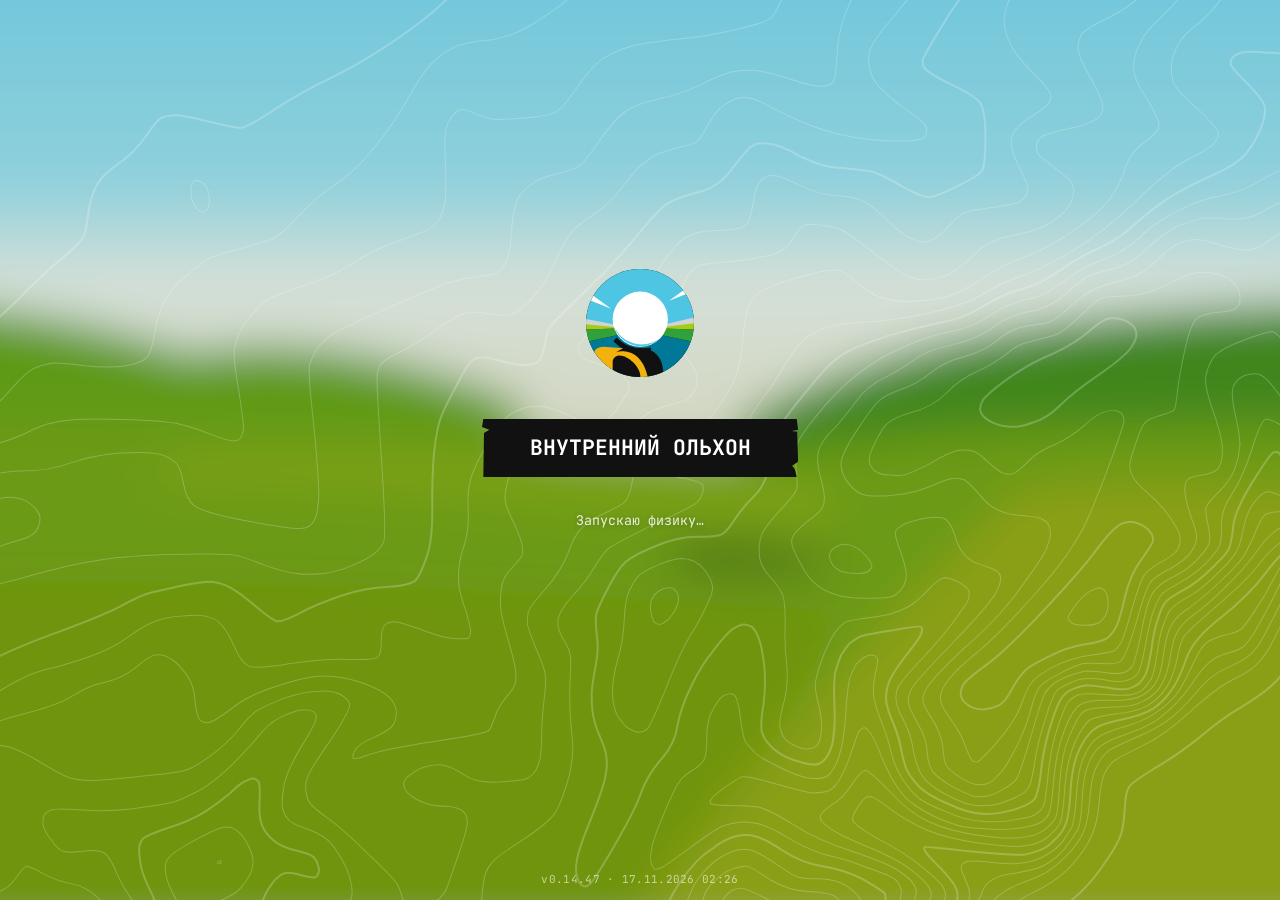
<file: index.html>
<!DOCTYPE html>
<html lang="ru">
  <head>
    <meta charset="UTF-8" />
    <meta name="viewport" content="width=device-width, initial-scale=1.0, interactive-widget=resizes-content" />
    <title>Внутренний Ольхон</title>
    <link rel="icon" type="image/svg+xml" href="favicon.svg" />
    <link rel="manifest" href="manifest.webmanifest" />
    <link rel="apple-touch-icon" href="icons/apple-touch-icon.png" />
    <meta name="theme-color" content="#1d2a33" />
    <meta name="apple-mobile-web-app-capable" content="yes" />
    <meta name="mobile-web-app-capable" content="yes" />
    <meta name="apple-mobile-web-app-title" content="Ольхон" />
    <script type="module" crossorigin src="./assets/main-BAkU4ZJn.js"></script>
    <link rel="modulepreload" crossorigin href="./assets/modulepreload-polyfill-P2Xu9kJm.js">
    <link rel="modulepreload" crossorigin href="./assets/achievements-QhnaVHcl.js">
    <link rel="modulepreload" crossorigin href="./assets/places-BtUYGuw1.js">
    <link rel="stylesheet" crossorigin href="./assets/main-CbKjM9KF.css">
  </head>
  <body>
    <div id="app"></div>
    <div id="rotate-note"><div class="phone"></div><div class="to-land">Поверните телефон</div><div class="to-port">Поверните телефон вертикально —<br>так удобнее писать<small>или коснитесь экрана, чтобы закрыть переписку</small></div></div>
    <div id="mobile-note"><div>Привет! Прости, эта история не помещается на экране телефона. Нужен компьютер.</div></div>

    <div id="labels"></div>

    <div id="hud-clock" class="panel" title="Время на острове — щелчок или T: +1 час"></div>
    <div id="hud-wind" class="panel"><span class="arr">➤</span><span class="txt"></span></div>
    <div id="hud-pois" class="panel"></div>
    <div id="hud-hint"></div>
    <div id="toast"></div>
    <canvas id="minimap" title="Миникарта: вверху — куда смотрит камера, треугольники — точки интереса. Клик — большая карта"></canvas>
    <div id="schedule">
      <div class="panel sheet">
        <button class="close" aria-label="Закрыть">×</button>
        <h2>Паром «Ольхонские ворота»</h2>
        <div class="sub">Переправа МРС (Сахюрта) — остров Ольхон</div>
        <div class="body"></div>
      </div>
    </div>
    <div id="buttons">
      <button id="btn-settings" class="round" data-tip="Настройки">
        <svg viewBox="0 0 24 24" width="21" height="21"><path fill="currentColor" d="M19.4 13a7.6 7.6 0 0 0 0-2l2-1.6-2-3.4-2.4 1a7.5 7.5 0 0 0-1.7-1L15 3.5h-4l-.4 2.5a7.5 7.5 0 0 0-1.7 1l-2.4-1-2 3.4 2 1.6a7.6 7.6 0 0 0 0 2l-2 1.6 2 3.4 2.4-1a7.5 7.5 0 0 0 1.7 1l.4 2.5h4l.4-2.5a7.5 7.5 0 0 0 1.7-1l2.4 1 2-3.4-2-1.6zM13 15.2a3.2 3.2 0 1 1 0-6.4 3.2 3.2 0 0 1 0 6.4z" transform="translate(-1 0)"/></svg>
      </button>
      <button id="btn-keys" class="round" data-tip="Управление">
        <svg viewBox="0 0 24 24" width="22" height="22" fill="currentColor"><rect x="8.6" y="4.2" width="6.8" height="6.8" rx="1.6"/><rect x="1.4" y="12.6" width="6.8" height="6.8" rx="1.6"/><rect x="8.6" y="12.6" width="6.8" height="6.8" rx="1.6"/><rect x="15.8" y="12.6" width="6.8" height="6.8" rx="1.6"/></svg>
      </button>
      <button id="btn-full" class="round" data-tip="Полный экран">
        <svg viewBox="0 0 24 24" width="20" height="20"><path fill="currentColor" d="M4 4h6v2H6v4H4V4zm10 0h6v6h-2V6h-4V4zM4 14h2v4h4v2H4v-6zm14 0h2v6h-6v-2h4v-4z"/></svg>
      </button>
      <button id="btn-sound" class="round" data-tip="Звук">
        <svg class="on" viewBox="0 0 24 24" width="22" height="22"><path fill="currentColor" d="M3 9v6h4l5 5V4L7 9H3zm13.5 3A4.5 4.5 0 0 0 14 7.97v8.05A4.5 4.5 0 0 0 16.5 12zM14 3.23v2.06a7 7 0 0 1 0 13.42v2.06A9 9 0 0 0 14 3.23z"/></svg>
        <svg class="off" viewBox="0 0 24 24" width="22" height="22"><path fill="currentColor" d="M16.5 12A4.5 4.5 0 0 0 14 7.97v2.21l2.45 2.45c.03-.2.05-.41.05-.63zM19 12c0 .94-.2 1.82-.54 2.64l1.51 1.51A8.8 8.8 0 0 0 21 12a9 9 0 0 0-7-8.77v2.06A7 7 0 0 1 19 12zM4.27 3 3 4.27 7.73 9H3v6h4l5 5v-6.73l4.25 4.25c-.67.52-1.42.93-2.25 1.18v2.06a9 9 0 0 0 3.69-1.81L19.73 21 21 19.73l-9-9L4.27 3zM12 4 9.91 6.09 12 8.18V4z"/></svg>
      </button>
    </div>

    <div id="poi-card" class="panel">
      <button class="close" aria-label="Закрыть">×</button>
      <h2></h2>
      <div class="sub"></div>
      <p></p>
    </div>

    <div id="map">
      <button class="map-close" aria-label="Закрыть карту">×</button>
      <label id="map-photos"><input type="checkbox" /><span class="box"></span>показывать фото</label>
      <form id="map-words" autocomplete="off">
        <input type="text" spellcheck="false" placeholder="три слова или название" aria-label="Три слова или название места" />
        <button type="submit" aria-label="Найти">→</button>
        <a class="real" target="_blank" rel="noopener" href="words.html" title="Найти три слова на Google Картах">↗</a>
      </form>
      <div id="map-words-msg"></div>
      <canvas id="map-canvas"></canvas>
    </div>

    <div id="help">
      <div class="head">
        <svg class="ic" viewBox="0 0 24 24" fill="currentColor"><rect x="8.6" y="4.2" width="6.8" height="6.8" rx="1.6"/><rect x="1.4" y="12.6" width="6.8" height="6.8" rx="1.6"/><rect x="8.6" y="12.6" width="6.8" height="6.8" rx="1.6"/><rect x="15.8" y="12.6" width="6.8" height="6.8" rx="1.6"/></svg>
        <b>Управление</b>
        <button class="close" aria-label="Закрыть">×</button>
      </div>
      <div class="body">
      <div class="col">
      <div class="sec">Движение</div>
        <div class="row"><span>Ехать, плыть, идти</span><span class="keys"><kbd>W</kbd><kbd>A</kbd><kbd>S</kbd><kbd>D</kbd></span></div>
        <div class="row"><span>или стрелками</span><span class="keys"><kbd>↑</kbd><kbd>←</kbd><kbd>↓</kbd><kbd>→</kbd></span></div>
        <div class="row"><span>Быстрее</span><span class="keys"><kbd>Shift</kbd></span></div>
        <div class="row"><span>Фары</span><span class="keys"><kbd>O</kbd></span></div>
        <div class="row"><span>Тормоз, пешком — прыжок</span><span class="keys"><kbd>Пробел</kbd></span></div>
        <div class="row"><span>Поставить на колёса</span><span class="keys"><kbd>R</kbd></span></div>
      <div class="sec">Транспорт</div>
        <div class="row"><span>Сменить транспорт</span><span class="keys"><kbd>Tab</kbd></span></div>
        <div class="row"><span>Лодка на воду / на берег</span><span class="keys"><kbd>E</kbd></span></div>
        <div class="row"><span>Сесть в самолёт / выйти</span><span class="keys"><kbd>E</kbd></span></div>
        <div class="row"><span>Взлёт и набор высоты</span><span class="keys"><kbd>Z</kbd></span></div>
        <div class="row"><span>Снижение</span><span class="keys"><kbd>X</kbd></span></div>
        <div class="row"><span>Руление и крен</span><span class="keys"><kbd>A</kbd><kbd>D</kbd></span></div>
      </div>
      <div class="col">
      <div class="sec">Камера</div>
        <div class="row"><span>Осмотреться</span><span class="keys"><span class="move">✥</span><svg class="mouse" viewBox="0 0 16 24"><rect x="1" y="1" width="14" height="22" rx="7"/><line x1="8" y1="1" x2="8" y2="9"/></svg></span></div>
        <div class="row"><span>Приблизить</span><span class="keys"><svg class="mouse wheel" viewBox="0 0 16 24"><rect x="1" y="1" width="14" height="22" rx="7"/><rect class="w" x="6.5" y="4" width="3" height="6" rx="1.5"/></svg></span></div>
        <div class="row"><span>Дальняя камера</span><span class="keys"><kbd>C</kbd></span></div>
        <div class="row"><span>Фотоаппарат</span><span class="keys"><kbd>P</kbd></span></div>
        <div class="row"><span>Объектив (с поднятой камерой)</span><span class="keys"><kbd>1</kbd><kbd>2</kbd><kbd>3</kbd><kbd>4</kbd></span></div>
        <div class="row"><span>Фотограф: идти, выше / ниже</span><span class="keys"><kbd>↑</kbd><kbd>↓</kbd><kbd>Z</kbd><kbd>X</kbd></span></div>
        <div class="row"><span>Сетка: обычная / трети</span><span class="keys"><kbd>9</kbd><kbd>0</kbd></span></div>
        <div class="row"><span>Снять кадр</span><span class="keys"><kbd>Enter</kbd></span></div>
        <div class="row"><span>Опустить фотоаппарат</span><span class="keys"><kbd>Esc</kbd></span></div>
      <div class="sec">Мир</div>
        <div class="row"><span>Карта острова</span><span class="keys"><kbd>M</kbd></span></div>
        <div class="row"><span>Рыбалка (у воды или с сапа)</span><span class="keys"><kbd>J</kbd></span></div>
        <div class="row"><span>Время +1 час / −1 час</span><span class="keys"><kbd>T</kbd><kbd>Shift</kbd><kbd>T</kbd></span></div>
        <div class="row"><span>Закончить мини-игру</span><span class="keys"><kbd>N</kbd></span></div>
        <div class="row"><span>Начать заново (удерживать 5 с)</span><span class="keys"><kbd>N</kbd></span></div>
        <div class="row"><span>Убрать / вернуть интерфейс</span><span class="keys"><kbd>I</kbd></span></div>
        <div class="row"><span>Полный экран</span><span class="keys"><kbd>F</kbd></span></div>
        <div class="row"><span>Звук</span><span class="keys"><kbd>L</kbd></span></div>
        <div class="row"><span>Графика</span><span class="keys"><kbd>G</kbd></span></div>
        <div class="row"><span>Эта справка</span><span class="keys"><kbd>F1</kbd></span></div>
      </div>
      </div>
    </div>

    <!-- обложка по макету автора (design/UI.sketch: «title screen», «mobile title screen 1»);
         фон — лёгкий SVG с размытием вместо растровой картинки -->
    <div id="loading">
      <svg class="cover-bg" aria-hidden="true" xmlns="http://www.w3.org/2000/svg" viewBox="0 0 1920 1080" preserveAspectRatio="xMidYMid slice">
      <defs>
      <linearGradient id="cover-sky" x1="0" y1="0" x2="0" y2="1">
      <stop offset="0" stop-color="#68c4da"/><stop offset=".25" stop-color="#8fd0dc"/><stop offset=".34" stop-color="#d4e0d8"/><stop offset=".45" stop-color="#d4d9c6"/>
      </linearGradient>
      <filter id="cover-blur" x="-10%" y="-10%" width="120%" height="120%"><feGaussianBlur stdDeviation="26"/></filter>
      </defs>
      <g filter="url(#cover-blur)">
      <rect x="-100" y="-100" width="2120" height="1280" fill="url(#cover-sky)"/>
      <g transform="translate(0,-55)">
      <path d="M-100,430 C120,400 300,440 420,480 C560,450 720,500 820,540 L820,1180 L-100,1180Z" fill="#5e9a16"/>
      <path d="M1080,560 C1250,460 1500,430 1750,420 C1850,415 1950,450 2020,480 L2020,1180 L1080,1180Z" fill="#3f861a"/>
      <path d="M-100,560 C300,540 700,580 1120,600 C1300,560 1500,560 2020,560 L2020,1180 L-100,1180Z" fill="#6a9a12"/>
      <path d="M380,600 C700,580 1000,600 1200,640 L1180,700 C900,660 600,640 380,640Z" fill="#7aa014"/>
      <path d="M1000,700 C1080,690 1150,700 1200,720 C1150,760 1060,760 1000,740Z" fill="#567f12"/>
      <path d="M-100,760 C400,740 800,760 1200,790 L1000,1180 L-100,1180Z" fill="#709410"/>
      <path d="M1420,640 C1650,620 1850,640 2020,680 L2020,1180 L940,1180 C1100,960 1260,780 1420,640Z" fill="#8a9f16"/>
      </g></g>
      </svg>
      <!-- горизонтали настоящего рельефа (tools/make_cover_topo.py из карты высот острова) -->
      <img class="cover-topo" src="cover-topo.svg" alt="" aria-hidden="true" />
      <div class="cover">
        <div class="cover-title">
          <img class="cover-logo" src="favicon.svg" alt="" />
          <div class="cover-name">
            <svg viewBox="0 0 474 87" preserveAspectRatio="none" aria-hidden="true"><polygon fill="#111" points="2,0 472,0 474,16 464,18 472.6,19.1 474,64 465,70 469,75 472,87 2,87 3,21 11,16 0,12"/></svg>
            <h1>Внутренний Ольхон</h1>
          </div>
        </div>
        <div class="cover-side">
          <div id="loading-status">Загрузка…</div>
          <nav class="cover-menu" aria-label="Меню">
            <svg class="hl" viewBox="0 0 266 45" aria-hidden="true"><polygon fill="#f2b10c" points="1,5 234,5 243,0 266,0 265.2,8.5 257,11 264.7,12.9 262,40 242,40 237,45 4,45"/><polygon fill="#f2910c" points="234,5 243,0 242,40 237,45"/></svg>
            <button data-act="play">Продолжить игру</button>
            <button data-act="new">Начать заново</button>
            <button data-act="settings">Настройки</button>
            <button data-act="help">Помощь</button>
          </nav>
        </div>
      </div>
      <div id="version"></div>
    </div>

    <div id="whiteout"></div>

  </body>
</html>
</file>
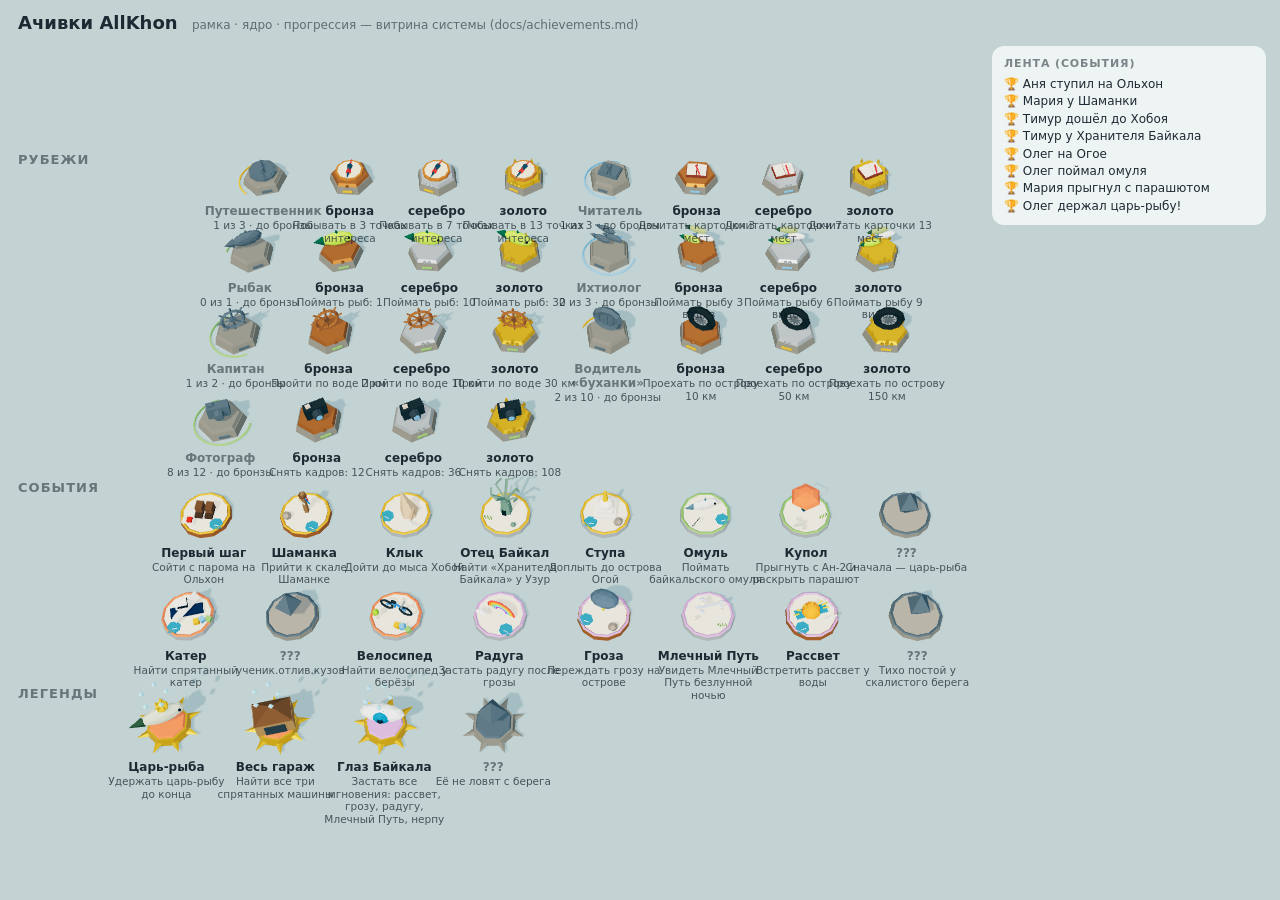
<file: achievements.html>
<!doctype html>
<html lang="ru">
  <head>
    <meta charset="UTF-8" />
    <meta name="viewport" content="width=device-width, initial-scale=1" />
    <title>AllKhon — ачивки</title>
    <style>html,body{color:#1e2a33;background:#cfe3ea;height:100%;margin:0;font-family:system-ui,sans-serif;overflow:hidden}canvas{display:block}#labels{pointer-events:none;position:fixed;inset:0}.lab{text-align:center;width:124px;position:absolute;transform:translate(-50%)}.lab .n{font-size:12px;font-weight:700}.lab .t{opacity:.75;margin-top:1px;font-size:10.5px;line-height:1.2}.lab.off .n{opacity:.55}.sec{letter-spacing:.08em;text-transform:uppercase;opacity:.55;font-size:13px;font-weight:800;position:absolute;left:18px;transform:translateY(-50%)}#head{font-size:18px;font-weight:800;position:fixed;top:12px;left:18px}#head span{opacity:.6;margin-left:8px;font-size:12px;font-weight:400}#feed{background:#ffffffb8;border-radius:12px;width:250px;padding:10px 12px;font-size:12px;line-height:1.45;position:fixed;top:46px;right:14px}#feed b{letter-spacing:.08em;text-transform:uppercase;opacity:.55;margin-bottom:4px;font-size:11px;display:block}</style>
    <script type="module" crossorigin src="./assets/achievements-YMZE5nSg.js"></script>
    <link rel="modulepreload" crossorigin href="./assets/modulepreload-polyfill-P2Xu9kJm.js">
    <link rel="modulepreload" crossorigin href="./assets/achievements-QhnaVHcl.js">
  </head>
  <body>
    <div id="head">Ачивки AllKhon <span>рамка · ядро · прогрессия — витрина системы (docs/achievements.md)</span></div>
    <div id="labels"></div>
    <div id="feed"><b>Лента (события)</b></div>
  </body>
</html>
</file>
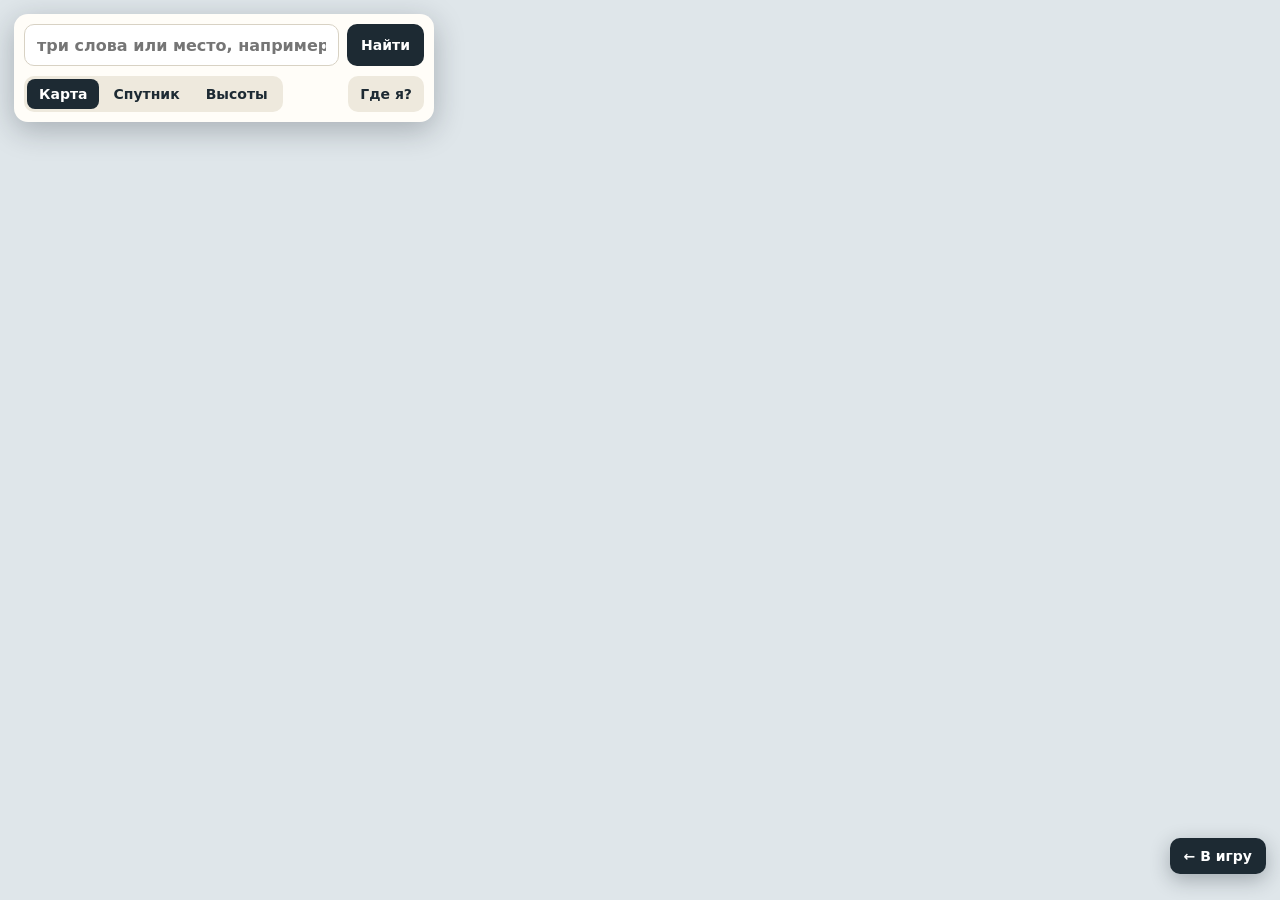
<file: words.html>
<!DOCTYPE html>
<html lang="ru">
<head>
  <meta charset="UTF-8" />
  <meta name="viewport" content="width=device-width, initial-scale=1" />
  <title>Ольхон — три слова на карте</title>
  <link rel="icon" type="image/svg+xml" href="favicon.svg" />
  <script type="module" crossorigin src="./assets/words-M0tD_RHZ.js"></script>
  <link rel="modulepreload" crossorigin href="./assets/modulepreload-polyfill-P2Xu9kJm.js">
  <link rel="modulepreload" crossorigin href="./assets/places-BtUYGuw1.js">
  <link rel="stylesheet" crossorigin href="./assets/words-5mVpcSdJ.css">
</head>
<body>
  <iframe id="gmap" title="Google Карты" referrerpolicy="no-referrer-when-downgrade" allowfullscreen></iframe>

  <div id="panel">
    <form id="search" autocomplete="off">
      <input id="q" type="text" spellcheck="false" placeholder="три слова или место, например мыс Хобой" aria-label="Три слова, название места или координаты" />
      <button type="submit" title="Показать">Найти</button>
    </form>
    <div id="result"></div>
    <div id="tools">
      <div id="layers" role="group" aria-label="Слой карты">
        <button data-t="m" class="on">Карта</button>
        <button data-t="k">Спутник</button>
        <button data-t="p">Высоты</button>
      </div>
      <button id="me" title="Мои координаты (GPS) → три слова">Где я?</button>
    </div>
  </div>

  <a id="back" href="./" title="Вернуться в игру">← В игру</a>

</body>
</html>
</file>
<file: assets/main-CbKjM9KF.css>
:root{--ink:#1d2a33;--paper:#faf7eee0;--accent:#d9583b;--font:"JetBrains Mono", ui-monospace, monospace}*{box-sizing:border-box}html,body{height:100%;font-family:var(--font);color:var(--ink);background:#bfd8ea;margin:0;overflow:hidden}#app canvas{display:block}#app{position:fixed;inset:0;overflow:hidden}#app canvas{width:100%!important;height:100%!important}.panel{background:var(--paper);-webkit-backdrop-filter:blur(6px);backdrop-filter:blur(6px);border-radius:14px;padding:10px 14px;position:fixed;box-shadow:0 6px 24px #14283c2e}:root{--mm:220px;--mm-left:calc(var(--mm) * .078);--mm-top:calc(var(--mm) * .067)}#hud-clock{left:0;top:var(--mm-top);min-width:calc(var(--mm) * .253);height:calc(var(--mm) * .128);padding:0 .5em 0 calc(var(--mm) * .03);box-sizing:border-box;font:800 13px var(--font);font-variant-numeric:tabular-nums;border-radius:0 999px 999px 0;align-items:center;display:flex}#hud-clock .ic{display:none}#hud-wind{left:var(--mm-left);top:calc(var(--mm-top) + var(--mm) + 8px);height:26px;font:700 12px var(--font);font-variant-numeric:tabular-nums;white-space:nowrap;pointer-events:auto;-webkit-user-select:none;user-select:none;border-radius:999px;align-items:center;gap:6px;padding:0 12px 0 8px;display:flex}#hud-wind .arr{color:#2f6f8a;font-size:13px;line-height:1;transition:transform .4s;display:inline-block}#hud-wind.strong{color:#fff;background:#c44834e0}#hud-wind.off{display:none}#hud-wind.strong .arr{color:#fff}#hud-pois{min-width:230px;font-size:13px;top:16px;right:16px}#hud-pois .title{margin-bottom:4px;font-weight:800}#hud-pois ul{margin:0;padding:0;list-style:none}#hud-pois li{justify-content:space-between;gap:14px;padding:2px 0;display:flex}#hud-pois li.visited{color:#3c8a4a}#hud-hint{color:#fff;background:#1d2a33b3;border-radius:999px;padding:6px 14px;font-size:13px;position:fixed;bottom:18px;left:50%;transform:translate(-50%)}#toast{background:var(--ink);color:#fff;opacity:0;pointer-events:none;border-radius:999px;padding:8px 16px;font-size:14px;transition:all .25s;position:fixed;bottom:14px;left:50%;transform:translate(-50%,16px)}#toast.show{opacity:1;transform:translate(-50%)}#poi-card{opacity:0;pointer-events:none;width:min(420px,100vw - 32px);transition:all .3s;bottom:60px;left:16px;transform:translateY(20px)}#poi-card.show{opacity:1;pointer-events:auto;transform:none}#poi-card h2{margin:0;font-size:22px}#poi-card .sub{color:var(--accent);margin-bottom:6px;font-size:13px;font-weight:700}#poi-card p{margin:0;font-size:14px;line-height:1.45}#poi-card .close{cursor:pointer;color:var(--ink);background:0 0;border:0;font-size:22px;position:absolute;top:6px;right:8px}#labels{pointer-events:none;position:fixed;inset:0}.label{white-space:nowrap;color:#fff;background:#1d2a33bf;border-radius:999px;padding:3px 8px;font-size:12px;font-weight:700;position:absolute;top:0;left:0}#map{z-index:60;-webkit-backdrop-filter:blur(3px);backdrop-filter:blur(3px);background:#1216109e;justify-content:center;align-items:center;display:none;position:fixed;inset:0}#map.show{display:flex}#map canvas{cursor:pointer;box-shadow:0 2px 4px #00000040,0 18px 50px #00000073}#map-photos{cursor:pointer;-webkit-user-select:none;user-select:none;font:300 15px "JetBrains Mono", var(--font);color:#3b3a28;white-space:nowrap;align-items:center;gap:.62em;display:flex;position:fixed}#map-photos input{opacity:0;pointer-events:none;position:absolute}#map-photos .box{box-sizing:border-box;border:1.5px solid #3b3a28;border-radius:2px;justify-content:center;align-items:center;width:1.05em;height:1.05em;margin-left:.6em;margin-right:.55em;display:inline-flex}#map-photos input:checked+.box:after{content:"";border:0 solid #c4532c;border-width:0 0 2px 2px;width:.55em;height:.3em;transform:translateY(-.08em)rotate(-45deg)}#map-photos:hover .box{border-color:#c4532c}.map-close{color:#eee;width:36px;height:36px;font:400 24px/1 var(--font);cursor:pointer;background:#1e241ccc;border:0;border-radius:50%;position:fixed;top:10px;right:14px}#map-words{align-items:center;gap:.4em;font-size:15px;display:flex;position:fixed}#map-words input{min-width:0;font:300 1em "JetBrains Mono", var(--font);color:#3b3a28;background:0 0;border:0;outline:none;flex:1;padding:.2em 0}#map-words input::placeholder{color:#3b3a2873}#map-words button,#map-words .real{color:#c4532c;cursor:pointer;font:500 .9em "JetBrains Mono", var(--font);background:0 0;border:1px solid #c4532c;border-radius:4px;padding:.1em .5em;line-height:1.4;text-decoration:none}#map-words button:hover,#map-words .real:hover{color:#efe5c8;background:#c4532c}#map-words-msg{color:#c4532c;font:500 13px "JetBrains Mono", var(--font);position:fixed}#map-words-msg:empty{display:none}#help,#settings{z-index:65;color:#eef0ea;font-family:var(--font);-webkit-backdrop-filter:blur(15px);backdrop-filter:blur(15px);background:#181e17e6;flex-direction:column;justify-content:center;align-items:center;font-size:clamp(12px,1.75vh,15px);display:none;position:fixed;inset:0;overflow:hidden}#help.show,#settings.show{display:flex}@media (orientation:portrait){#help,#settings{box-sizing:border-box;-webkit-overflow-scrolling:touch;justify-content:flex-start;padding:56px 20px 32px;overflow-y:auto}#help .head,#settings .head,#help .body,#settings .body{width:100%}#help .body,#settings .body{grid-template-columns:1fr}}#help .head,#settings .head{align-items:center;gap:12px;width:min(1080px,100vw - 64px);padding:0 0 1.6vh;display:flex}#help .head .ic,#settings .head .ic{opacity:.9;width:22px;height:22px}#help .head b,#settings .head b{flex:1;font-size:20px;font-weight:800}#help .head .close,#settings .head .close{color:#ffffffb3;cursor:pointer;background:0 0;border:0;padding:0 4px;font-size:28px;line-height:1;position:fixed;top:14px;right:22px}#help .head .close:hover,#settings .head .close:hover{color:#fff}#help .body,#settings .body{grid-template-columns:1fr 1fr;gap:0 72px;width:min(1080px,100vw - 64px);display:grid}#help .sec,#settings .sec{letter-spacing:.12em;text-transform:uppercase;color:#eef0ea80;margin:1.4vh 0 .3vh;font-size:11px;font-weight:800}#help .sec:not(:first-child),#settings .sec:not(:first-child){border-top:1px solid #ffffff1a;padding-top:12px}#help .row,#settings .row{justify-content:space-between;align-items:center;gap:16px;padding:.55vh 0;font-size:1em;display:flex}#help .keys{flex-shrink:0;align-items:center;gap:5px;display:flex}#help kbd{box-sizing:border-box;min-width:clamp(22px,3.4vh,30px);height:clamp(22px,3.4vh,30px);font:600 .93em var(--font);color:#fff;background:#ffffff0f;border:1px solid #ffffff4d;border-radius:8px;justify-content:center;align-items:center;padding:0 8px;display:inline-flex}#help .mouse{fill:none;stroke:#fff;stroke-width:1.4px;width:18px;height:27px}#help .mouse .w{fill:#fff;stroke:none}#help .move{opacity:.8;font-size:16px}#help .note,#settings .note{color:#eef0eaa6;margin:12px 0 0;font-size:12.5px;line-height:1.45}.muted{opacity:.6;font-size:12px}@font-face{font-family:JetBrains Mono;font-weight:300;font-display:swap;src:url(../fonts/jetbrains-mono-cyrillic-300-normal.woff2)format("woff2");unicode-range:U+301,U+400-45F,U+490-491,U+4B0-4B1,U+2116}@font-face{font-family:JetBrains Mono;font-weight:300;font-display:swap;src:url(../fonts/jetbrains-mono-latin-300-normal.woff2)format("woff2");unicode-range:U+??,U+2000-206F}@font-face{font-family:JetBrains Mono;font-weight:400;font-display:swap;src:url(../fonts/jetbrains-mono-cyrillic-400-normal.woff2)format("woff2");unicode-range:U+301,U+400-45F,U+490-491,U+4B0-4B1,U+2116}@font-face{font-family:JetBrains Mono;font-weight:400;font-display:swap;src:url(../fonts/jetbrains-mono-latin-400-normal.woff2)format("woff2");unicode-range:U+??,U+2000-206F}@font-face{font-family:JetBrains Mono;font-weight:500;font-display:swap;src:url(../fonts/jetbrains-mono-cyrillic-500-normal.woff2)format("woff2");unicode-range:U+301,U+400-45F,U+490-491,U+4B0-4B1,U+2116}@font-face{font-family:JetBrains Mono;font-weight:500;font-display:swap;src:url(../fonts/jetbrains-mono-latin-500-normal.woff2)format("woff2");unicode-range:U+??,U+2000-206F}@font-face{font-family:JetBrains Mono;font-weight:700;font-display:swap;src:url(../fonts/jetbrains-mono-cyrillic-700-normal.woff2)format("woff2");unicode-range:U+301,U+400-45F,U+490-491,U+4B0-4B1,U+2116}@font-face{font-family:JetBrains Mono;font-weight:700;font-display:swap;src:url(../fonts/jetbrains-mono-latin-700-normal.woff2)format("woff2");unicode-range:U+??,U+2000-206F}#loading{--u:max(.62px, min(.0926vh, .0521vw));z-index:10;font-family:"JetBrains Mono", var(--font);color:#fff;background:#8fcbd6;transition:opacity .6s;position:fixed;inset:0;overflow:hidden}#loading.hidden{opacity:0;pointer-events:none}#loading .cover-bg{width:100%;height:100%;position:absolute;inset:0}#loading .cover-topo{object-fit:cover;opacity:.22;pointer-events:none;width:100%;height:100%;position:absolute;inset:0}#loading .cover{flex-direction:column;justify-content:center;align-items:center;display:flex;position:absolute;inset:0}#loading .cover-title{flex-direction:column;align-items:center;display:flex}#loading .cover-logo{width:calc(162 * var(--u));height:calc(162 * var(--u));margin-bottom:calc(62 * var(--u));display:block}#loading .cover-name{width:calc(474 * var(--u));height:calc(87 * var(--u));place-items:center;display:grid;position:relative}#loading .cover-name svg{width:100%;height:100%;position:absolute;inset:0}#loading .cover-name h1{font:700 calc(32 * var(--u)) / 1 "JetBrains Mono", var(--font);letter-spacing:0;text-transform:uppercase;white-space:nowrap;margin:0;position:relative}#loading .cover-side{margin-top:calc(51 * var(--u));width:calc(266 * var(--u));min-height:calc(180 * var(--u))}#loading-status{text-align:center;font:400 calc(20 * var(--u)) "JetBrains Mono", var(--font);opacity:.85;text-shadow:0 1px 6px #00281459}#loading.ready #loading-status{display:none}#loading .cover-menu{flex-direction:column;display:none;position:relative}#loading.ready .cover-menu{display:flex}#loading .cover-menu .hl{width:calc(266 * var(--u));height:calc(45 * var(--u));pointer-events:none;transform:translateY(calc(var(--i,0) * 45 * var(--u)));transition:transform .16s ease-out;position:absolute;top:0;left:0}#loading .cover-menu button{height:calc(45 * var(--u));cursor:pointer;font:400 calc(19 * var(--u)) / 1 "JetBrains Mono", var(--font);letter-spacing:0;text-transform:uppercase;color:#fff;text-shadow:0 1px 5px #0028144d;background:0 0;border:0;outline:none;padding:0;transition:color .12s;position:relative}#loading .cover-menu button.on{color:#000;text-shadow:none}#loading .cover-menu button.off{cursor:default}#loading .cover-menu button[hidden]{display:none}#version{text-align:center;font:400 11px "JetBrains Mono", var(--font);color:#fff9;letter-spacing:.3px;position:absolute;bottom:14px;left:0;right:0}@media (orientation:landscape) and (max-height:640px){#loading{--u:max(.45px, min(.1736vh, .0781vw))}#loading .cover{padding:0 0 0 calc(65 * var(--u));flex-direction:row;justify-content:flex-start}#loading .cover-title{width:calc(578 * var(--u))}#loading .cover-side{margin:0 0 0 calc(163 * var(--u))}}#whiteout{opacity:0;pointer-events:none;z-index:20;background:#fff;transition:opacity .55s ease-in;position:fixed;inset:0}#whiteout.on{opacity:1}#whiteout.off{opacity:0;transition:opacity 1.6s ease-out}#buttons{flex-direction:column;gap:8px;display:flex;position:fixed;top:16px;right:16px}#photo-tool{flex-direction:column}.round{cursor:pointer;color:#f4f1e8;width:44px;height:44px;font-weight:900;font-family:var(--font);background:#1d2a33e0;border:0;border-radius:50%;place-items:center;display:grid;box-shadow:0 6px 18px #14283c33}.round:hover{transform:scale(1.06)}.round[data-tip]{position:relative}.round[data-tip]:after{content:attr(data-tip);color:#f4f1e8;font:700 13px var(--font);white-space:nowrap;pointer-events:none;opacity:0;background:#1d2a33eb;border-radius:8px;padding:6px 10px;transition:opacity .15s,transform .15s;position:absolute;top:50%;right:calc(100% + 10px);transform:translate(6px,-50%)}.round[data-tip]:hover:after{opacity:1;transform:translateY(-50%)}#btn-sound .off,#btn-sound.off .on{display:none}#btn-sound.off .off{display:block}#minimap{left:var(--mm-left);top:var(--mm-top);width:var(--mm);height:var(--mm);cursor:pointer;z-index:3;border-radius:50%;position:fixed;box-shadow:0 6px 24px #14283c4d}#poi-card{left:calc(var(--mm-left) + var(--mm) * 1.3 + 16px);bottom:56px}@media (max-width:900px){:root{--mm:170px}}body.touch{--u:clamp(.78px, calc(100vmin / 576), 1.25px);--mm:calc(113 * var(--u));--mm-left:calc(65 * var(--u));--mm-top:calc(30 * var(--u))}body.touch #hud-clock{font-size:calc(12 * var(--u));top:calc(14 * var(--u));min-width:calc(65 * var(--u));height:calc(30 * var(--u));padding:0 calc(8 * var(--u)) 0 calc(12 * var(--u));color:#fff;z-index:4;background:#1d2a33e0}body.touch #hud-clock:before{content:"";left:0;top:calc(-14 * var(--u));width:calc(65 * var(--u));height:calc(57 * var(--u));position:absolute}body.touch #hud-wind{left:calc(var(--mm-left) + 4 * var(--u));top:calc(var(--mm-top) + var(--mm) + 5px);gap:4px;height:22px;padding:0 9px 0 6px;font-size:11px}body.touch .photo-stack{left:calc(11 * var(--u));top:calc(66 * var(--u));width:calc(49 * var(--u));height:calc(32 * var(--u))}body.touch .photo-stack:before{content:"";left:calc(-11 * var(--u));top:calc(-9 * var(--u));width:calc(65 * var(--u));height:calc(57 * var(--u));position:absolute}body.touch #btn-camera{width:calc(58 * var(--u))!important;height:calc(58 * var(--u))!important}body.touch #btn-camera svg{width:calc(29 * var(--u));height:calc(29 * var(--u))}body.touch #btn-camera:before{content:"";left:calc(-7 * var(--u));top:calc(-9 * var(--u));width:calc(65 * var(--u));height:calc(67 * var(--u));border-radius:0;position:absolute}body.touch #buttons{top:calc(13 * var(--u));right:max(calc(12 * var(--u)), env(safe-area-inset-right));gap:calc(8 * var(--u));flex-direction:row}body.touch #photo-tool{left:max(calc(7 * var(--u)), env(safe-area-inset-left));top:calc(123 * var(--u));z-index:4;position:fixed}body.touch #buttons .round{width:calc(44 * var(--u));height:calc(44 * var(--u))}body.touch #btn-mail{order:1}body.touch #btn-full{order:2}body.touch #btn-settings{order:3}body.touch #toast{top:calc(57 * var(--u));font-size:calc(24 * var(--u));padding:calc(5 * var(--u)) calc(20 * var(--u));border-radius:calc(22 * var(--u));text-align:center;z-index:40;width:max-content;max-width:88vw;bottom:auto;transform:translate(-50%,-16px)}body.touch #toast.show{transform:translate(-50%)}#btn-full.on{color:#ffd27a}.ferry-marker{pointer-events:auto;cursor:pointer;font:800 13px var(--font);color:#fff;background:#2a5a9e;border:0;border-radius:999px;align-items:center;gap:6px;padding:5px 12px 5px 8px;display:flex;position:absolute;top:0;left:0;box-shadow:0 4px 14px #0000004d}.ferry-marker:hover{background:#3570c4}.ferry-marker .ic{font-size:16px}.ferry-marker:after{content:"";border:6px solid #0000;border-top-color:#2a5a9e;border-bottom:0;position:absolute;bottom:-6px;left:50%;transform:translate(-50%)}#schedule{-webkit-backdrop-filter:blur(3px);backdrop-filter:blur(3px);z-index:5;background:#14232d80;justify-content:center;align-items:center;display:none;position:fixed;inset:0}#schedule.show{display:flex}#schedule .sheet{max-width:min(900px,94vw);max-height:86vh;padding:18px 22px;position:relative;overflow:auto}#schedule h2{margin:0;font-size:22px}#schedule .sub{color:var(--accent);margin-bottom:8px;font-size:13px;font-weight:700}#schedule .close{cursor:pointer;color:var(--ink);background:0 0;border:0;font-size:24px;position:absolute;top:8px;right:10px}#schedule .period{margin:6px 0 10px;font-size:14px}#schedule .tbl{overflow-x:auto}#schedule table{border-collapse:collapse;font-size:13px}#schedule th{text-align:left;white-space:nowrap;padding:6px 10px 6px 0}#schedule td{text-align:center;font-variant-numeric:tabular-nums;border-radius:6px;padding:6px 7px}#schedule td.past{opacity:.4}#schedule td.next{color:#fff;background:#2a5a9e;font-weight:800}#schedule td.tp{color:#b0743a;font-size:11px;font-weight:700}#schedule td.none{opacity:.3}#schedule .notes{margin:12px 0 6px;padding-left:18px;font-size:13px}#schedule .src{opacity:.75;margin:6px 0 0;font-size:12px}#schedule a{color:#2a5a9e}#hud-hint{transition:opacity .25s;top:auto;bottom:14px}body.toasting #hud-hint,body.no-hint #hud-hint{opacity:0}body.no-info #hud-pois,body.no-info #labels .label,body.no-info #poi-card,body.no-info .ferry-marker{display:none!important}#photo-tool{align-items:center;gap:10px;display:flex;position:relative}.photo-stack{left:calc(var(--mm-left) + var(--mm) * .8);top:calc(var(--mm-top) + var(--mm) * .12);width:calc(var(--mm) * .36);height:calc(var(--mm) * .24);cursor:pointer;z-index:2;position:fixed}.photo-stack.empty{display:none}.photo-stack img{object-fit:cover;width:100%;height:100%;transform:rotate(calc(var(--i) * -13deg + 6deg)) translate(calc(var(--i) * 2px), calc(var(--i) * -3px));border-radius:2px;transition:transform .2s;position:absolute;inset:0;box-shadow:0 3px 10px #141e2859}.photo-stack:hover img{transform:rotate(calc(var(--i) * -20deg + 8deg)) translate(calc(var(--i) * 6px), calc(var(--i) * -6px))}.photo-stack img.fresh{animation:.6s ease-out print-in}@keyframes print-in{0%{opacity:0;transform:translateY(-40px)rotate(-14deg)scale(1.3)}}.photo-stack .count{background:var(--ink);color:#fff;z-index:2;border-radius:999px;padding:1px 6px;font-size:10px;font-weight:800;position:absolute;bottom:-6px;right:-6px}body.photo-mode #btn-camera{background:var(--accent);color:#fff}body.photo-mode #hud-clock,body.photo-mode #hud-wind,body.photo-mode #photo-stack,body.photo-mode #hud-pois,body.photo-mode #hud-hint,body.photo-mode #minimap,body.photo-mode #labels,body.photo-mode #poi-card,body.photo-mode .ferry-marker,body.photo-mode #buttons>button{display:none!important}body.photo-mode #buttons{z-index:31}body.touch.photo-mode #touch-sticks,body.touch .vf-free{display:none}#viewfinder{pointer-events:none;z-index:30;display:none;position:fixed;inset:0}body.photo-mode #viewfinder{animation:.25s ease-out vf-in;display:block}@keyframes vf-in{0%{opacity:0;transform:scale(1.04)}}.vf-window{aspect-ratio:1602/941;border-radius:18px;width:min(80vw,129.382vh);position:absolute;top:47%;left:50%;transform:translate(-50%,-50%);box-shadow:0 0 0 200vmax #0a0a0a,inset 0 0 70px 10px #0000008c,inset 0 0 0 2px #0009}.vf-window .c{border:2px solid #ffffffbf;width:34px;height:34px;position:absolute}.vf-window .tl{border-bottom:0;border-right:0;top:9%;left:7%}.vf-window .tr{border-bottom:0;border-left:0;top:9%;right:7%}.vf-window .bl{border-top:0;border-right:0;bottom:9%;left:7%}.vf-window .br{border-top:0;border-left:0;bottom:9%;right:7%}.vf-thirds{pointer-events:none;display:none;position:absolute;inset:0}#viewfinder.grid-thirds .vf-thirds{display:block}.vf-thirds i{background:#ffffff61;position:absolute}.vf-thirds i:first-child,.vf-thirds i:nth-child(2){width:1px;top:0;bottom:0}.vf-thirds i:first-child{left:33.333%}.vf-thirds i:nth-child(2){left:66.667%}.vf-thirds i:nth-child(3),.vf-thirds i:nth-child(4){height:1px;left:0;right:0}.vf-thirds i:nth-child(3){top:33.333%}.vf-thirds i:nth-child(4){top:66.667%}.vf-focus{border:1.5px solid #fff9;border-radius:50%;width:76px;height:76px;position:absolute;top:50%;left:50%;transform:translate(-50%,-50%)}.vf-focus span{background:linear-gradient(#0000 49%,#ffffff8c 49% 51%,#0000 51%);border:1px solid #ffffff73;border-radius:50%;width:30px;height:30px;position:absolute;top:50%;left:50%;transform:translate(-50%,-50%)}.vf-info{color:#9fe07a;text-shadow:0 0 6px #8ce664b3;letter-spacing:2px;justify-content:center;gap:22px;font:700 15px Courier New,monospace;display:flex;position:absolute;bottom:-34px;left:0;right:0}.vf-info .vf-count:before{content:"▸ "}.vf-words{color:#9fe07a;text-shadow:0 0 6px #8ce664b3;letter-spacing:1px;white-space:nowrap;font:700 15px Courier New,monospace;position:absolute;top:-34px;right:0}.vf-alt{color:#9fe07a;text-shadow:0 0 6px #8ce664b3;letter-spacing:1px;white-space:nowrap;font:700 15px Courier New,monospace;position:absolute;bottom:-34px;left:0}.vf-lenses{pointer-events:auto;flex-direction:column;gap:16px;display:flex;position:absolute;top:50%;right:calc(100% + 22px);transform:translateY(-50%)}.vf-lenses button{cursor:pointer;color:#ffffff61;background:0 0;border:0;align-items:center;gap:10px;padding:0;transition:color .15s;display:flex}.vf-lenses button:hover{color:#ffffffb3}.vf-lenses button.on{color:#fff;filter:drop-shadow(0 0 6px #ffffff59)}.vf-lenses svg{fill:currentColor;width:42px;height:42px}.vf-lenses kbd.k{margin:0;font-size:14px}.vf-hint{text-align:center;color:#ffffff8c;font-size:13px;position:absolute;bottom:18px;left:0;right:0}.vf-shutter{opacity:0;background:#000;position:absolute;inset:0}.vf-shutter.go{animation:.42s ease-out shutter}@keyframes shutter{0%,22%{opacity:1}to{opacity:0}}.vf-button{pointer-events:auto;cursor:pointer;background:radial-gradient(circle,#e8e2d4 0 45%,#b9b2a2 46%);border:5px solid #d9d4c8;border-radius:50%;width:77px;height:77px;position:absolute;top:47%;left:calc(50% + min(80vw,129.382vh)/2 + 26px);transform:translateY(-50%);box-shadow:0 4px 16px #0009}.vf-button:active{transform:translateY(-50%)scale(.92)}.vf-tog{pointer-events:auto;cursor:pointer;color:#fff9;background:#ffffff0f;border:2px solid #ffffff59;border-radius:50%;justify-content:center;align-items:center;width:48px;height:48px;padding:0;display:flex;position:absolute;left:calc(50% + min(80vw,129.382vh)/2 + 40.5px)}.vf-tog svg{width:26px;height:26px}.vf-tog.on{color:#1d2a33;background:#f2b10c;border-color:#f2b10c}.vf-free{top:calc(47% + 56.5px)}.vf-gyro{display:none;top:calc(47% - 104.5px)}body.touch .vf-gyro{display:flex}.vf-empty{color:#fff;font:800 26px var(--font);text-align:center;white-space:nowrap;background:#0a0a0ab8;border-radius:14px;padding:14px 26px;display:none;position:absolute;top:47%;left:50%;transform:translate(-50%,-50%)}.vf-empty small{opacity:.7;margin-top:6px;font-size:14px;font-weight:400;display:block}#viewfinder.empty .vf-empty{display:block}.vf-empty.shake{animation:.4s vf-shake}@keyframes vf-shake{20%,60%{transform:translate(calc(-50% - 8px),-50%)}40%,80%{transform:translate(calc(8px - 50%),-50%)}}#album{z-index:40;background:#0f1418b8;place-items:center;display:none;position:fixed;inset:0}#album.open{display:grid}.album-sheet{background:#f4efe3;border-radius:14px;width:min(920px,94vw);max-height:88vh;padding:22px 24px;position:relative;overflow:auto;box-shadow:0 20px 60px #00000073}.album-sheet h2{margin:0 0 4px}.album-sheet .sub{opacity:.7;margin-bottom:14px}.album-sheet .close{cursor:pointer;color:var(--ink);background:0 0;border:0;font-size:28px;position:absolute;top:8px;right:12px}.album-grid{grid-template-columns:repeat(auto-fill,minmax(130px,1fr));gap:12px;display:grid}.print{cursor:pointer;font:600 11px var(--font);color:var(--ink);text-align:left;background:#fffdf8;border:0;flex-direction:column;gap:4px;padding:0;display:flex;box-shadow:0 2px 8px #281e1433}.print img{aspect-ratio:3/2;object-fit:cover;width:100%;display:block}.print span{white-space:nowrap;text-overflow:ellipsis;overflow:hidden}.print:hover{transform:rotate(-1deg)scale(1.03)}.print.blank{cursor:default;aspect-ratio:3/2;opacity:.18;background:repeating-linear-gradient(90deg,#3a2b20 0 8px,#2c2019 8px 16px)}.print.blank:hover{transform:none}.album-actions{justify-content:flex-end;gap:10px;margin-top:16px;display:flex}.album-actions button,.view-actions button,.view-actions a{font:700 13px var(--font);cursor:pointer;background:var(--ink);color:#fff;border:0;border-radius:999px;padding:8px 16px;text-decoration:none}.album-actions button.confirm{background:var(--accent)}.album-view{background:#0a0c0ee6;place-items:center;display:none;position:absolute;inset:0}#album.viewing .album-view{display:grid}#album.viewing .album-sheet{display:none}.album-view figure{margin:0;transform:rotate(-.6deg);box-shadow:0 20px 60px #0009}.album-view img{aspect-ratio:3/2;width:min(84vw,111vh);display:block}.album-view .prev,.album-view .next{color:#fff;cursor:pointer;background:0 0;border:0;padding:10px 20px;font-size:56px;position:absolute;top:50%;transform:translateY(-50%)}.album-view .prev{left:10px}.album-view .next{right:10px}.view-actions{gap:10px;display:flex;position:absolute;bottom:22px}.view-actions .download{color:var(--ink);background:#f4efe3}.view-actions .onmap{color:var(--ink);background:#f4efe3;text-decoration:none}.view-actions .onmap[hidden]{display:none}#mobile-note{z-index:1000;color:#fff;text-align:center;font:700 20px/1.45 var(--font);background:#1d2a33;justify-content:center;align-items:center;padding:28px;display:none;position:fixed;inset:0}#mobile-note>div{max-width:420px}#perf-notice{z-index:60;color:#eef2f4;-webkit-backdrop-filter:blur(6px);backdrop-filter:blur(6px);background:#14181ce0;border-radius:12px;max-width:min(560px,100vw - 32px);padding:12px 40px 12px 16px;font:14px/1.4 system-ui,sans-serif;position:fixed;top:14px;left:50%;transform:translate(-50%);box-shadow:0 6px 24px #00000059}#perf-notice .head{font-weight:600}#perf-notice .close{color:#cfd8dc;cursor:pointer;background:0 0;border:0;width:28px;height:28px;font-size:22px;position:absolute;top:6px;right:8px}#perf-notice .more{color:#ffd27a;font:inherit;cursor:pointer;background:0 0;border:0;margin-top:6px;padding:0;text-decoration:underline}#perf-notice .steps{margin:8px 0 0;padding-left:20px;display:none}#perf-notice.open .steps{display:block}#perf-notice .steps li{margin:4px 0}#perf-notice code{-webkit-user-select:all;user-select:all;background:#ffffff1f;border-radius:4px;padding:0 4px}#perf-notice .gpu{opacity:.6;margin-top:8px;font-size:12px}#pause-screen{z-index:70;-webkit-backdrop-filter:blur(3px);backdrop-filter:blur(3px);cursor:pointer;color:#f2f4f5;text-shadow:0 2px 12px #0006;background:#0e141a73;flex-direction:column;justify-content:center;align-items:center;gap:10px;font-family:system-ui,sans-serif;display:none;position:fixed;inset:0}#pause-screen.show{display:flex}#pause-screen .pbtn{background:var(--ink);color:#fff;border-radius:50%;justify-content:center;align-items:center;width:96px;height:96px;display:flex;box-shadow:0 10px 40px #00000040}#pause-screen .pbtn svg{width:48px;height:48px;display:block}kbd.k{box-sizing:border-box;min-width:1.55em;height:1.55em;font:700 .88em/1 var(--font);color:inherit;background:#ffffff14;border:1px solid #ffffff73;border-radius:.42em;justify-content:center;align-items:center;margin:-.2em .08em;padding:0 .38em;display:inline-flex}kbd.k>span{text-box:trim-both cap alphabetic;display:block}#controls-hint{z-index:40;color:#eef2f4;opacity:0;pointer-events:none;-webkit-backdrop-filter:blur(6px);backdrop-filter:blur(6px);background:#14181cc7;border-radius:16px;flex-direction:column;align-items:center;gap:10px;padding:14px 20px 12px;font:14px/1.3 system-ui,sans-serif;transition:opacity .5s,transform .5s;display:flex;position:fixed;bottom:96px;left:50%;transform:translate(-50%,16px)}#controls-hint.show{opacity:1;transform:translate(-50%)}#controls-hint .keys{grid-template-rows:repeat(2,46px);grid-template-columns:repeat(3,46px);gap:6px;display:grid}#controls-hint kbd{color:#1d2328;background:#f2f0ea;border-radius:9px;justify-content:center;align-items:center;font:700 22px system-ui,sans-serif;transition:transform 80ms,box-shadow 80ms,background .2s;display:flex;box-shadow:0 4px #a9a49a,0 6px 12px #00000059}#controls-hint kbd.hit{background:#ffd27a;transform:translateY(3px);box-shadow:0 1px #a9a49a}#controls-hint .cap{opacity:.85}#hud-clock,#hud-pois,#minimap,#buttons,.photo-stack,#labels{transition:opacity .8s}body.cine #hud-clock,body.cine #hud-wind,body.cine #hud-pois,body.cine #hud-hint,body.cine #toast,body.cine #minimap,body.cine #buttons,body.cine .photo-stack,body.cine #labels{opacity:0;pointer-events:none}#minimap,#hud-clock,#photo-stack,#buttons{transition:transform .55s cubic-bezier(.6,0,.3,1)}#hud-hint,#toast{transition:transform .55s cubic-bezier(.6,0,.3,1),opacity .25s}body.ui-hidden #minimap,body.ui-hidden #hud-wind,body.ui-hidden #hud-clock,body.ui-hidden #photo-stack{transform:translateY(calc(-1 * var(--mm) * 1.6))!important}body.ui-hidden #buttons{transform:translate(140px)}body.ui-hidden #hud-hint,body.ui-hidden #toast{transform:translate(-50%,200px)!important}body.no-cursor:not(.photo-mode):not(:has(#map.show,#help.show,#settings.show,#pause-screen.show,#reset-confirm,#album.open,#schedule.show)){cursor:none!important}body.no-cursor:not(.photo-mode):not(:has(#map.show,#help.show,#settings.show,#pause-screen.show,#reset-confirm,#album.open,#schedule.show)) canvas{cursor:none!important}#reset-confirm{z-index:80;background:#0a0e0c8c;place-items:center;display:grid;position:fixed;inset:0}#reset-confirm .panel{color:#eef0ea;max-width:420px;font-family:var(--font);background:#1e241cf5;border-radius:18px;padding:22px 24px;position:static;box-shadow:0 18px 50px #0006}#reset-confirm b{font-size:20px}#reset-confirm p{opacity:.85;margin:10px 0 18px;font-size:14px;line-height:1.45}#reset-confirm .btns{justify-content:flex-end;gap:10px;display:flex}#reset-confirm button{font:700 14px var(--font);cursor:pointer;border:0;border-radius:999px;padding:9px 18px}#reset-confirm .no{color:#eef0ea;background:#ffffff1f}#reset-confirm .yes{color:#1d2a33;background:#f2b10c}#debug-info{z-index:5;pointer-events:none;color:#ffffffd1;text-shadow:0 1px 2px #000000b3;white-space:nowrap;font:500 12px/1.3 JetBrains Mono,ui-monospace,monospace;transition:transform .6s;position:fixed;bottom:10px;right:12px}body.cine #debug-info,body.photo-mode #debug-info{opacity:0}body.ui-hidden #debug-info{transform:translateY(60px)}#touch-sticks{--stick:calc(172 * var(--u));--edge:calc(33 * var(--u));z-index:25;pointer-events:none;height:0;position:fixed;inset:auto 0 0}#touch-sticks .stick{bottom:max(var(--edge), env(safe-area-inset-bottom));width:var(--stick);aspect-ratio:1;pointer-events:auto;touch-action:none;-webkit-user-select:none;user-select:none;border-radius:50%;justify-content:center;align-items:center;display:flex;position:fixed}#touch-sticks .stick .base{pointer-events:none;width:100%;height:100%;position:absolute;inset:0;overflow:visible}#touch-sticks .stick .dim{transition:stroke-opacity .15s}#touch-sticks .stick.active .dim{stroke-opacity:.32}#touch-sticks .stick.left{left:max(var(--edge), env(safe-area-inset-left))}#touch-sticks .stick .knob{aspect-ratio:1;pointer-events:none;width:39.4%}#touch-sticks .stick .knob svg{width:100%;height:100%;display:block;overflow:visible}body.cine #touch-sticks,body.ui-hidden #touch-sticks{opacity:0}body:has(#loading:not(.hidden)) #touch-sticks{display:none}body.touch #debug-info{top:10px;bottom:auto;right:50%;transform:translate(50%)}body.touch #hud-hint,body.touch .vf-hint{display:none}html,body{overscroll-behavior:none}body.touch canvas{touch-action:none}#touch-sticks{--r:max(calc(30 * var(--u)), env(safe-area-inset-right));--b:max(calc(30 * var(--u)), env(safe-area-inset-bottom))}#touch-sticks .tbtn,#touch-sticks .pk-main,#touch-sticks .pk-item{width:calc(72 * var(--u));height:calc(72 * var(--u));pointer-events:auto;touch-action:none;-webkit-user-select:none;user-select:none;box-sizing:border-box;color:#fff;font:800 calc(22 * var(--u)) var(--font);bottom:var(--b);background:#141a1e73;border-radius:50%;justify-content:center;align-items:center;transition:transform .12s,background .12s;display:flex;position:fixed;box-shadow:inset 0 0 0 2px #fff9}#touch-sticks svg{pointer-events:none}#touch-sticks .tbtn svg,#touch-sticks .pk-main svg{width:46%;height:46%}#touch-sticks .tbtn.u{right:var(--r)}#touch-sticks .veh{--x:calc(var(--r) + 86 * var(--u))}#touch-sticks .acts{--x:calc(var(--r) + 172 * var(--u))}#touch-sticks .pk-main{right:var(--x)}#touch-sticks .tbtn.active,#touch-sticks .pk-main.fired{color:#1d2a33;background:#f2b10cd9}#touch-sticks .tbtn.active,#touch-sticks .pk-main.active{transform:scale(.94)}#touch-sticks .picker.none{display:none}#touch-sticks .veh.empty .pk-main{opacity:.5}#touch-sticks .pk-item{width:calc(56 * var(--u));height:calc(56 * var(--u));right:calc(var(--x) + 8 * var(--u));bottom:calc(var(--b) + 80 * var(--u) + var(--i) * 64 * var(--u));opacity:0;visibility:hidden;pointer-events:none;transform:translateY(calc(30 * var(--u))) scale(.6);transition:opacity .14s,transform .18s cubic-bezier(.3,1.4,.5,1),visibility 0s .18s;transition-delay:calc(var(--i) * 25ms)}#touch-sticks .pk-item svg{width:50%;height:50%}#touch-sticks .picker.open .pk-item{opacity:1;visibility:visible;pointer-events:auto;transition-delay:calc(var(--i) * 25ms), calc(var(--i) * 25ms), 0s;transform:none}#touch-sticks .pk-item.sel{box-shadow:inset 0 0 0 calc(4 * var(--u)) #f2b10c}#touch-sticks .pk-item.hover{background:#f2b10c99}#touch-sticks .pk-item .cap{right:calc(100% + 10 * var(--u));padding:calc(4 * var(--u)) calc(10 * var(--u));color:#fff;font:700 calc(13 * var(--u)) var(--font);white-space:nowrap;pointer-events:none;background:#1d2a33e0;border-radius:999px;position:absolute;top:50%;transform:translateY(-50%)}body.touch #btn-keys,body.touch #btn-sound{display:none}#hud-clock{cursor:pointer;pointer-events:auto}#rotate-note{z-index:2000;color:#fff;font:700 20px/1.4 var(--font);text-align:center;background:#1d2a33;flex-direction:column;justify-content:center;align-items:center;gap:18px;display:none;position:fixed;inset:0}#rotate-note .to-port{display:none}#rotate-note .to-port small{opacity:.6;margin-top:14px;font-size:13px;font-weight:400;display:block}@media (orientation:portrait){body.touch.playing:not(.mail-open) #rotate-note{display:flex}}@media (orientation:landscape){body.touch.playing.mail-open #rotate-note{display:flex}body.touch.mail-open #rotate-note .to-land{display:none}body.touch.mail-open #rotate-note .to-port{display:block}body.touch.mail-open #rotate-note .phone{animation-direction:reverse}}#rotate-note .phone{border:4px solid #fff;border-radius:10px;width:46px;height:80px;animation:2.4s ease-in-out infinite rot}@keyframes rot{0%,25%{transform:rotate(0)}55%,to{transform:rotate(-90deg)}}#hud-clock,#buttons,#minimap,#photo-stack,#touch-sticks,body.touch{-webkit-user-select:none;user-select:none;-webkit-touch-callout:none}body.touch #controls-hint{display:none}#touch-sticks .elev{bottom:calc(var(--b) + 88 * var(--u));right:var(--r);width:calc(72 * var(--u));height:calc(200 * var(--u));border-radius:calc(36 * var(--u));pointer-events:auto;touch-action:none;padding:calc(6 * var(--u)) 0;box-sizing:border-box;background:#141a1e47;flex-direction:column;justify-content:space-between;align-items:center;display:none;position:fixed;box-shadow:inset 0 0 0 2px #ffffff8c}#touch-sticks .elev .knob{width:calc(52 * var(--u));height:calc(52 * var(--u));pointer-events:none;background:#ffffffd9;border-radius:50%;margin:0;position:absolute;top:50%;left:50%;transform:translate(-50%,-50%);box-shadow:0 2px 8px #00000059}#touch-sticks .elev .lbl{color:#ffffffb3;font:700 calc(14 * var(--u)) var(--font);pointer-events:none}#touch-sticks .elev.active{background:#141a1e6b}#touch-sticks.plane .elev{display:flex}#settings{z-index:66}#settings .row{min-height:30px;padding:.9vh 0}#settings .row label{cursor:pointer;flex:1}#settings .row small{color:#eef0ea80;margin-top:2px;font-size:.82em;display:block}#settings .chk{appearance:none;cursor:pointer;background:#ffffff0f;border:1px solid #ffffff59;border-radius:6px;flex-shrink:0;place-items:center;width:22px;height:22px;margin:0;display:inline-grid}#settings .chk:checked{background:#f2b10c;border-color:#f2b10c}#settings .chk:checked:after{content:"";border:0 solid #1d2a33;border-width:0 0 2.4px 2.4px;width:10px;height:5px;transform:translateY(-1.5px)rotate(-45deg)}#settings .chk:focus-visible,#settings .seg button:focus-visible,#settings input[type=range]:focus-visible{outline-offset:2px;outline:2px solid #fff}#settings .seg{border:1px solid #ffffff4d;border-radius:8px;flex-shrink:0;display:inline-flex;overflow:hidden}#settings .seg button{color:#eef0ea;font:600 .93em var(--font);cursor:pointer;background:#ffffff0f;border:0;padding:6px 14px}#settings .seg button+button{border-left:1px solid #ffffff4d}#settings .seg button.on{color:#1d2a33;cursor:default;background:#f2b10c}#settings .seg.locked{opacity:.5}#settings .seg.locked button{cursor:default}#settings .vol{flex-shrink:0;align-items:center;gap:12px;display:inline-flex}#settings .vol output{text-align:right;min-width:3.2em;font:600 .93em JetBrains Mono,ui-monospace,monospace}#settings input[type=range]{accent-color:#f2b10c;cursor:pointer;width:clamp(140px,22vw,240px)}#settings input[type=range]:disabled{opacity:.4;cursor:default}#settings .q-note{margin:0 0 6px}@media (max-width:760px){#settings .body{grid-template-columns:1fr}#settings{justify-content:flex-start;padding:56px 0 24px;overflow-y:auto}}body.no-debug #debug-info{display:none}body.hints-off #hud-hint,body.hints-off #controls-hint{display:none!important}#btn-mail{position:relative}#btn-mail .badge{color:#fff;min-width:18px;height:18px;font:800 11px/18px var(--font);background:#e2493b;border-radius:9px;padding:0 4px;font-style:normal;position:absolute;top:-3px;right:-3px}#mail{-webkit-backdrop-filter:blur(3px);backdrop-filter:blur(3px);z-index:6;background:#14232d80;justify-content:center;align-items:center;display:none;position:fixed;inset:0}#mail.show{display:flex}#mail .sheet{flex-direction:column;width:min(560px,94vw);max-height:86vh;padding:18px 22px;display:flex;position:relative}#mail h2{margin:0;font-size:22px}#mail .sub{color:var(--accent);margin-bottom:10px;font-size:13px;font-weight:700}#mail .close{cursor:pointer;color:var(--ink);background:0 0;border:0;font-size:24px;position:absolute;top:8px;right:10px}#mail .ann p{background:#e2a03b29;border-radius:10px;margin:0 0 8px;padding:8px 10px;font-size:14px}#mail .log{flex-direction:column;flex:1;gap:8px;min-height:120px;max-height:46vh;padding:4px 2px 10px;display:flex;overflow:auto}#mail .empty{opacity:.6;text-align:center;margin:auto;font-size:14px}#mail .m{white-space:pre-wrap;word-wrap:break-word;border-radius:12px;max-width:82%;padding:8px 11px;font-size:14px;line-height:1.35}#mail .m small{opacity:.55;margin-top:4px;font-size:11px;display:block}#mail .m.in{background:#2a5a9e24;align-self:flex-end}#mail .m.out{background:#1d2a3314;align-self:flex-start}#mail textarea{box-sizing:border-box;resize:vertical;width:100%;font:15px var(--font);color:var(--ink);background:#ffffffb3;border:1px solid #1d2a3333;border-radius:10px;padding:9px 11px}#mail .bar{align-items:center;gap:10px;margin-top:8px;display:flex}#mail .status{opacity:.7;flex:1;font-size:13px}#mail button[type=submit]{cursor:pointer;font:800 14px var(--font);color:#f4f1e8;background:#1d2a33e6;border:0;border-radius:10px;padding:9px 18px}@media (orientation:portrait){body.touch #mail .sheet{box-sizing:border-box;border-radius:0;width:100vw;height:100dvh;max-height:100dvh;padding:14px 16px}body.touch #mail .log{overscroll-behavior:contain;-webkit-overflow-scrolling:touch;flex:1 1 0;min-height:0;max-height:none}body.touch #mail .sub{padding-right:28px}}body.mail-open #touch-sticks{display:none}body.touch #mail{z-index:45}#mail .tg{margin:0 0 8px}#mail .tg-on{opacity:.8;margin:0;font-size:13px}#mail .tg-on .nick,#settings .tg-set .nick{opacity:.7}#mail .tg-off{flex-wrap:wrap;align-items:center;gap:10px;display:flex}#mail .tg-off small{opacity:.65;flex:1;min-width:180px;font-size:12px}.tg-btn{font:800 13px var(--font);color:#fff;white-space:nowrap;background:#2aa1da;border-radius:10px;padding:7px 14px;text-decoration:none;display:inline-block}.tg-btn.wait{background:#2aa1da59}#settings .tg-set button.tg-unlink{color:inherit;cursor:pointer;font:700 13px var(--font);background:0 0;border:1px solid #eef0ea4d;border-radius:8px;padding:5px 12px}#lens-drops{pointer-events:none;z-index:3;position:fixed;inset:0;overflow:hidden}#lens-drops i{will-change:transform;-webkit-backdrop-filter:blur(2.5px)brightness(1.14)saturate(1.15);background:linear-gradient(155deg,#ffffff6b,#ffffff0f 42%,#0a283c24);display:none;position:absolute;top:0;left:0}body.photo-mode #lens-drops{display:none}
</file>
<file: assets/words-5mVpcSdJ.css>
:root{--ink:#1d2a33;--paper:#fffdf8;--accent:#e8553e;--font:system-ui, -apple-system, "Segoe UI", Roboto, sans-serif}*{box-sizing:border-box}html,body{height:100%;font:15px/1.35 var(--font);color:var(--ink);background:#dfe6ea;margin:0;overflow:hidden}#gmap{border:0;width:100%;height:100%;position:fixed;inset:0}#panel{z-index:2;background:var(--paper);border-radius:14px;width:min(420px,100vw - 28px);padding:10px;position:fixed;top:14px;left:14px;box-shadow:0 8px 30px #141e2847}#search{gap:8px;display:flex}#q{min-width:0;font:600 16px var(--font);color:var(--ink);background:#fff;border:1.5px solid #d8d2c4;border-radius:10px;outline:none;flex:1;padding:10px 12px}#q:focus{border-color:var(--ink)}#search button,#tools button{font:700 14px var(--font);cursor:pointer;background:var(--ink);color:#fff;border:0;border-radius:10px;padding:0 14px}#search button{min-height:42px}#result{min-height:0;margin:10px 2px 2px}#result:empty{display:none}#result .words{font:800 20px var(--font);letter-spacing:.2px}#result .words i{color:var(--accent);padding:0 3px;font-style:normal}#result .coords{color:#6b665e;font-variant-numeric:tabular-nums;margin-top:3px;font-size:13px}#result .coords a{color:inherit}#result .err{color:#b23a26;font-weight:600}#result .row{flex-wrap:wrap;gap:8px;margin-top:8px;display:flex}#result .row button,#result .row a{color:var(--ink);font:600 13px var(--font);cursor:pointer;background:#fff;border:1.5px solid #d8d2c4;border-radius:8px;padding:5px 10px;text-decoration:none}#tools{justify-content:space-between;gap:8px;margin-top:10px;display:flex}#layers{background:#eee9dd;border-radius:10px;gap:2px;padding:3px;display:flex}#layers button{color:var(--ink);background:0 0;border-radius:8px;padding:7px 12px}#layers button.on{background:var(--ink);color:#fff}#tools #me{color:var(--ink);background:#eee9dd;padding:7px 12px}#back{z-index:2;background:var(--ink);color:#fff;font:700 14px var(--font);border-radius:10px;padding:10px 14px;text-decoration:none;position:fixed;bottom:26px;right:14px;box-shadow:0 6px 20px #141e284d}@media (max-width:520px){#panel{width:calc(100vw - 16px);top:8px;left:8px}#layers button{padding:7px 9px}}
</file>
